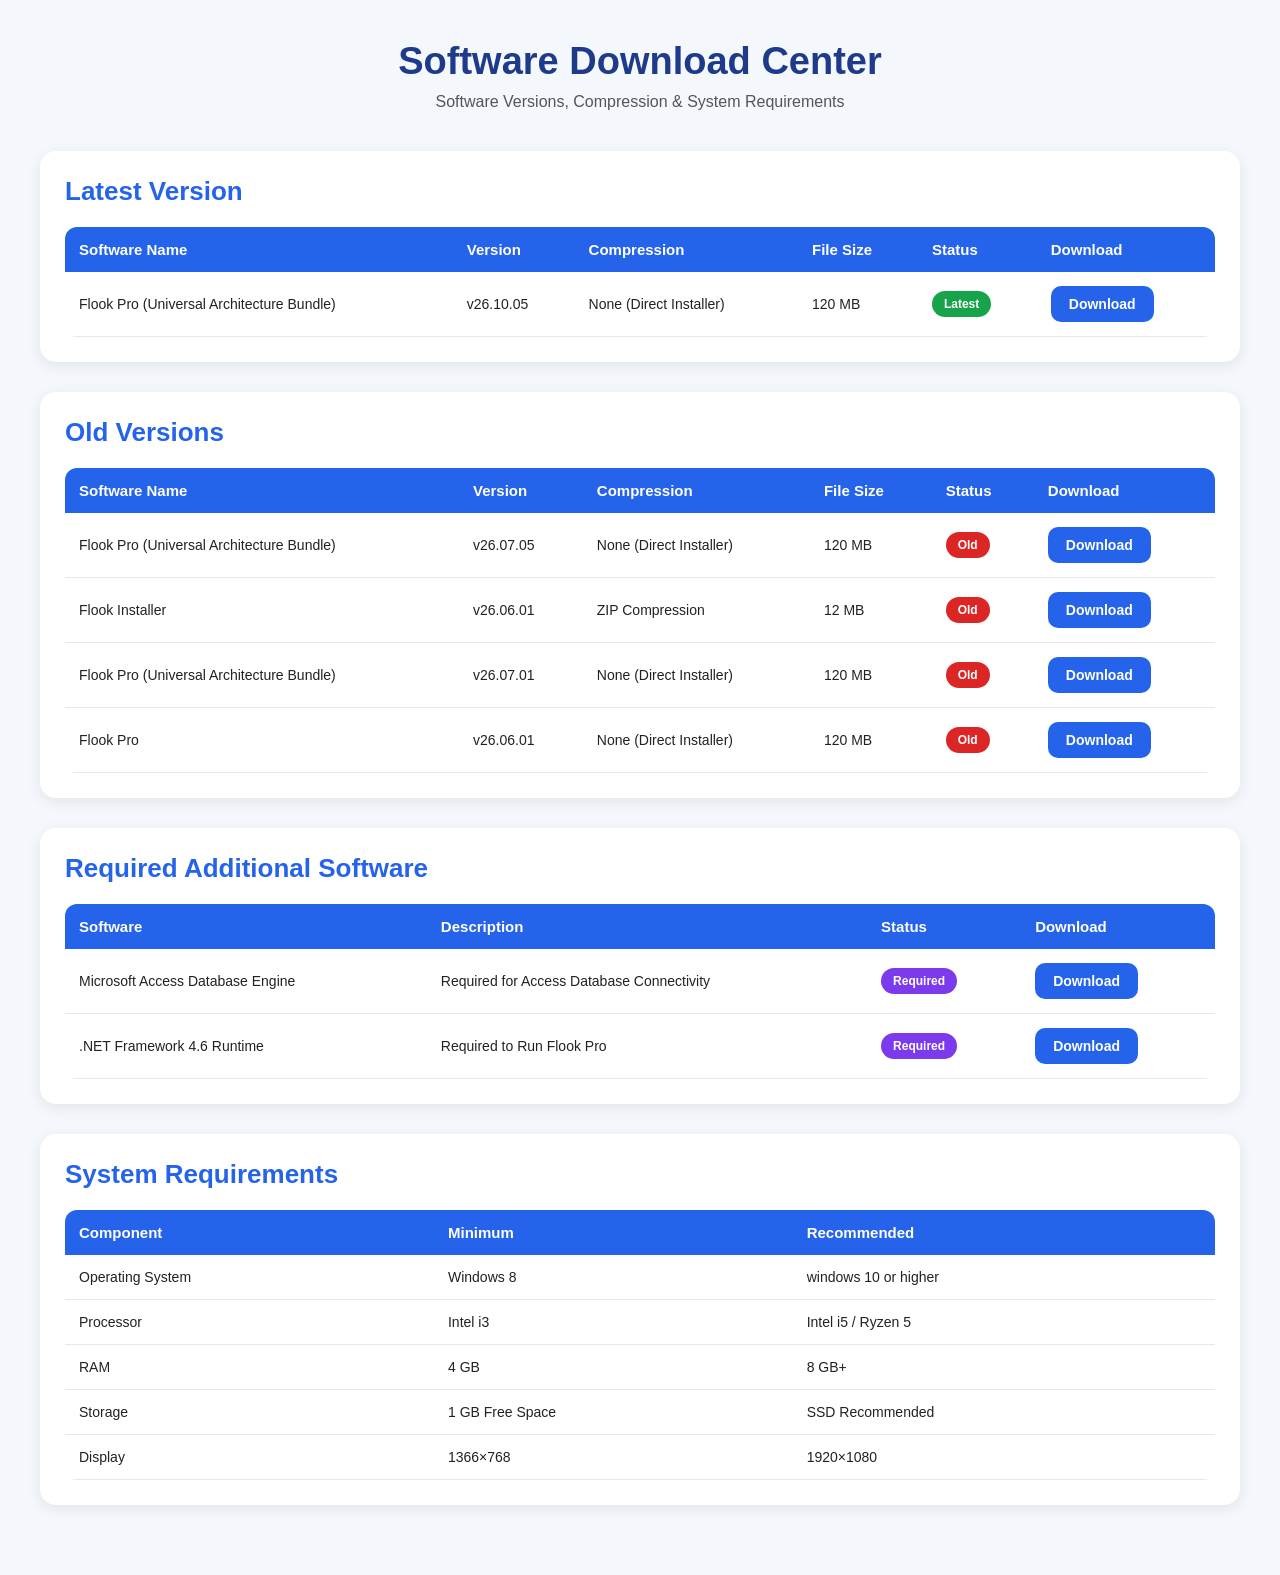
<file: Download-Center.html>
<!DOCTYPE html>
<html lang="en">
<head>
<meta charset="UTF-8" />
<meta name="viewport" content="width=device-width, initial-scale=1.0" />
<title>Software Download Center</title>

<style>
    *{
        margin:0;
        padding:0;
        box-sizing:border-box;
        font-family:"Segoe UI",sans-serif;
    }

    body{
        background:#f4f7fb;
        padding:40px;
        color:#222;
    }

    .container{
        max-width:1200px;
        margin:auto;
    }

    .header{
        text-align:center;
        margin-bottom:40px;
    }

    .header h1{
        font-size:38px;
        color:#1e3a8a;
        margin-bottom:10px;
    }

    .header p{
        color:#555;
        font-size:16px;
    }

    .card{
        background:white;
        border-radius:16px;
        padding:25px;
        margin-bottom:30px;
        box-shadow:0 4px 15px rgba(0,0,0,0.08);
    }

    .card h2{
        margin-bottom:20px;
        color:#2563eb;
        font-size:26px;
    }

    table{
        width:100%;
        border-collapse:collapse;
        overflow:hidden;
        border-radius:12px;
    }

    th{
        background:#2563eb;
        color:white;
        padding:14px;
        text-align:left;
        font-size:15px;
    }

    td{
        padding:14px;
        border-bottom:1px solid #e5e7eb;
        font-size:14px;
    }

    tr:hover{
        background:#f8fafc;
    }

    .badge{
        padding:6px 12px;
        border-radius:30px;
        font-size:12px;
        color:white;
        font-weight:600;
        display:inline-block;
    }

    .latest{
        background:#16a34a;
    }

    .old{
        background:#dc2626;
    }

    .required{
        background:#7c3aed;
    }

    .download-btn{
        background:#2563eb;
        color:white;
        padding:10px 18px;
        border:none;
        border-radius:10px;
        cursor:pointer;
        font-size:14px;
        font-weight:600;
        transition:0.3s;
        text-decoration:none;
        display:inline-block;
    }

    .download-btn:hover{
        background:#1d4ed8;
        transform:translateY(-2px);
    }

    /* ---- Modal Styling ---- */
    .modal-overlay {
        position: fixed;
        top: 0;
        left: 0;
        width: 100%;
        height: 100%;
        background: rgba(0, 0, 0, 0.4);
        display: flex;
        justify-content: center;
        align-items: center;
        opacity: 0;
        pointer-events: none;
        transition: opacity 0.2s ease;
        z-index: 999;
    }

    .modal-overlay.active {
        opacity: 1;
        pointer-events: auto;
    }

    .modal-box {
        background: white;
        padding: 25px;
        border-radius: 14px;
        box-shadow: 0 10px 25px rgba(0,0,0,0.15);
        text-align: center;
        max-width: 350px;
        width: 90%;
        transform: scale(0.9);
        transition: transform 0.2s ease;
    }

    .modal-overlay.active .modal-box {
        transform: scale(1);
    }

    .modal-box h3 {
        margin-bottom: 15px;
        color: #1e3a8a;
    }

    .bit-select {
        width: 100%;
        padding: 10px;
        border-radius: 8px;
        border: 1px solid #cbd5e1;
        font-size: 15px;
        margin-bottom: 20px;
        outline: none;
    }

    .modal-actions {
        display: flex;
        gap: 10px;
        justify-content: center;
    }

    .modal-btn {
        padding: 10px 20px;
        border: none;
        border-radius: 8px;
        cursor: pointer;
        font-weight: 600;
        font-size: 14px;
    }

    .confirm-btn {
        background: #16a34a;
        color: white;
    }

    .cancel-btn {
        background: #94a3b8;
        color: white;
    }

    @media(max-width:768px){
        body{
            padding:15px;
        }

        .header h1{
            font-size:28px;
        }

        table{
            display:block;
            overflow-x:auto;
        }
    }
</style>
</head>

<body>

<div class="container">

    <div class="header">
        <h1>Software Download Center</h1>
        <p>Software Versions, Compression & System Requirements</p>
    </div>

    <div class="card">
        <h2>Latest Version</h2>

        <table>
            <thead>
                <tr>
                    <th>Software Name</th>
                    <th>Version</th>
                    <th>Compression</th>
                    <th>File Size</th>
                    <th>Status</th>
                    <th>Download</th>
                </tr>
            </thead>

            <tbody>
                <tr>
                    <td>Flook Pro (Universal Architecture Bundle)</td>
                    <td>v26.10.05</td>
                    <td>None (Direct Installer)</td>
                    <td>120 MB</td>
                    <td><span class="badge latest">Latest</span></td>
                    <td>
                        <a href="https://github.com/mhbagarwa/mhbagarwa/releases/download/oct05/Flook.pro.Setup.v26.10.05.exe"
                           class="download-btn"
                           download>
                           Download
                        </a>
                    </td>
                </tr>
            </tbody>
        </table>
    </div>

    <div class="card">
        <h2>Old Versions</h2>

        <table>
            <thead>
                <tr>
                    <th>Software Name</th>
                    <th>Version</th>
                    <th>Compression</th>
                    <th>File Size</th>
                    <th>Status</th>
                    <th>Download</th>
                </tr>
            </thead>

            <tbody>


                 <tr>
                    <td>Flook Pro (Universal Architecture Bundle)</td>
                    <td>v26.07.05</td>
                    <td>None (Direct Installer)</td>
                    <td>120 MB</td>
                    <td><span class="badge old">Old</span></td>
                    <td>
                        <a href="https://github.com/mhbagarwa/mhbagarwa/releases/download/F5Jul2026/Flook.pro.Setup.v26.07.05.exe"
                           class="download-btn"
                           download>
                           Download
                        </a>
                    </td>
                </tr>

                <tr>
                    <td>Flook Installer</td>
                    <td>v26.06.01</td>
                    <td>ZIP Compression</td>
                    <td>12 MB</td>
                    <td><span class="badge old">Old</span></td>
                    <td>
                        <a href="https://drive.google.com/uc?export=download&id=1CwvOyfIvkybXZpqaRP0663yxuf3oWMKD"
                           class="download-btn"
                           download>
                           Download
                        </a>
                    </td>
                </tr>

                <!-- <tr>
                    <td>Flook Pro</td>
                    <td>v25.12.10</td>
                    <td>ZIP Compression</td>
                    <td>132 MB</td>
                    <td><span class="badge old">Old</span></td>
                    <td>
                        <a href="#" 
                           class="download-btn open-bit-modal"
                           data-url64="downloads/FlookPro_v25.12.10_x64.zip"
                           data-url32="downloads/FlookPro_v25.12.10_x32.zip">
                           Download
                        </a>
                    </td>
                </tr> -->
                <tr>
                    <td>Flook Pro (Universal Architecture Bundle)</td>
                    <td>v26.07.01</td>
                    <td>None (Direct Installer)</td>
                    <td>120 MB</td>
                    <td><span class="badge old">Old</span></td>
                    <td>
                        <a href="https://github.com/mhbagarwa/mhbagarwa/releases/download/fjuly2026/Flook.pro.Setup.v26.07.01.exe"
                           class="download-btn"
                           download>
                           Download
                        </a>
                    </td>
                </tr>

                <tr>
                    <td>Flook Pro</td>
                    <td>v26.06.01</td>
                    <td>None (Direct Installer)</td>
                    <td>120 MB</td>
                    <td><span class="badge old">Old</span></td>
                    <td>
                        <a href="#" 
                           class="download-btn open-bit-modal"
                          data-url64="https://github.com/mhbagarwa/mhbagarwa/releases/download/FJun26/Flook.pro.Setup.v26.06.01.exe"
                           data-url32="https://github.com/mhbagarwa/mhbagarwa/releases/download/FJun26/Flook.pro.Setup.v26.06.01.exe">
                           Download
                        </a>
                    </td>
                </tr>
            </tbody>
        </table>
    </div>

    <div class="card">
        <h2>Required Additional Software</h2>

        <table>
            <thead>
                <tr>
                    <th>Software</th>
                    <th>Description</th>
                    <th>Status</th>
                    <th>Download</th>
                </tr>
            </thead>

            <tbody>
                <tr>
                    <td>Microsoft Access Database Engine</td>
                    <td>Required for Access Database Connectivity</td>
                    <td><span class="badge required">Required</span></td>
                    <td>
                        <a href="#" 
                           class="download-btn open-bit-modal"
                           data-url64="downloads/AccessDatabaseEngine_x64.exe"
                           data-url32="downloads/AccessDatabaseEngine_x86.exe">
                           Download
                        </a>
                    </td>
                </tr>

                <tr>
                    <td>.NET Framework 4.6 Runtime</td>
                    <td>Required to Run Flook Pro</td>
                    <td><span class="badge required">Required</span></td>
                    <!-- <td>
                        <a href="#" 
                           class="download-btn open-bit-modal"
                           data-url64="downloads/dotnet-runtime-64.exe"
                           data-url32="downloads/dotnet-runtime-32.exe">
                           Download
                        </a>
                    </td> -->
                    <td>
                        <a href="downloads/NDP46-KB3045557-x86-x64-AllOS-ENU.exe"
                           class="download-btn"
                           download>
                           Download
                        </a>
                    </td>
                </tr>
            </tbody>
        </table>
    </div>

    <div class="card">
        <h2>System Requirements</h2>

        <table>
            <thead>
                <tr>
                    <th>Component</th>
                    <th>Minimum</th>
                    <th>Recommended</th>
                </tr>
            </thead>

            <tbody>
                <tr>
                    <td>Operating System</td>
                    <td>Windows 8</td>
                    <td>windows 10 or higher </td>
                </tr>
                <tr>
                    <td>Processor</td>
                    <td>Intel i3</td>
                    <td>Intel i5 / Ryzen 5</td>
                </tr>
                <tr>
                    <td>RAM</td>
                    <td>4 GB</td>
                    <td>8 GB+</td>
                </tr>
                <tr>
                    <td>Storage</td>
                    <td>1 GB Free Space</td>
                    <td>SSD Recommended</td>
                </tr>
                <tr>
                    <td>Display</td>
                    <td>1366×768</td>
                    <td>1920×1080</td>
                </tr>
            </tbody>
        </table>
    </div>

</div>

<div class="modal-overlay" id="bitModal">
    <div class="modal-box">
        <h3>Select Architecture</h3>
        <p style="color: #666; margin-bottom: 15px; font-size: 14px;">Please select system architecture version to continue download.</p>
        
        <select class="bit-select" id="bitSelection">
            <option value="64">64-bit Version</option>
            <option value="32">32-bit Version</option>
        </select>

        <div class="modal-actions">
            <button class="modal-btn cancel-btn" id="closeModal">Cancel</button>
            <button class="modal-btn confirm-btn" id="confirmDownload">Download</button>
        </div>
    </div>
</div>

<script>
    const modal = document.getElementById('bitModal');
    const bitSelection = document.getElementById('bitSelection');
    const confirmDownloadBtn = document.getElementById('confirmDownload');
    const closeModalBtn = document.getElementById('closeModal');
    
    // Objects to hold both URLs temporarily when user clicks a button
    let selectedLink64 = '';
    let selectedLink32 = '';

    // Catch clicks on all older/required download buttons
    document.querySelectorAll('.open-bit-modal').forEach(button => {
        button.addEventListener('click', function(e) {
            e.preventDefault(); // Stop default navigation
            
            // Extract the custom 64-bit and 32-bit URLs stored in this specific button
            selectedLink64 = this.getAttribute('data-url64');
            selectedLink32 = this.getAttribute('data-url32');
            
            // Open the dropdown popup
            modal.classList.add('active');
        });
    });

    // Handle the final download click inside the popup modal
    confirmDownloadBtn.addEventListener('click', function() {
        const choice = bitSelection.value;
        let finalDownloadUrl = (choice === '64') ? selectedLink64 : selectedLink32;

        // Execute the download using a temporary hidden element
        const temporaryLink = document.createElement('a');
        temporaryLink.href = finalDownloadUrl;
        temporaryLink.setAttribute('download', '');
        document.body.appendChild(temporaryLink);
        temporaryLink.click();
        document.body.removeChild(temporaryLink);

        // Hide the popup menu modal
        modal.classList.remove('active');
    });

    // Event handlers to dismiss/close the popup modal safely
    closeModalBtn.addEventListener('click', () => modal.classList.remove('active'));
    modal.addEventListener('click', (e) => { if(e.target === modal) modal.classList.remove('active'); });
</script>

</body>
</html>
</file>
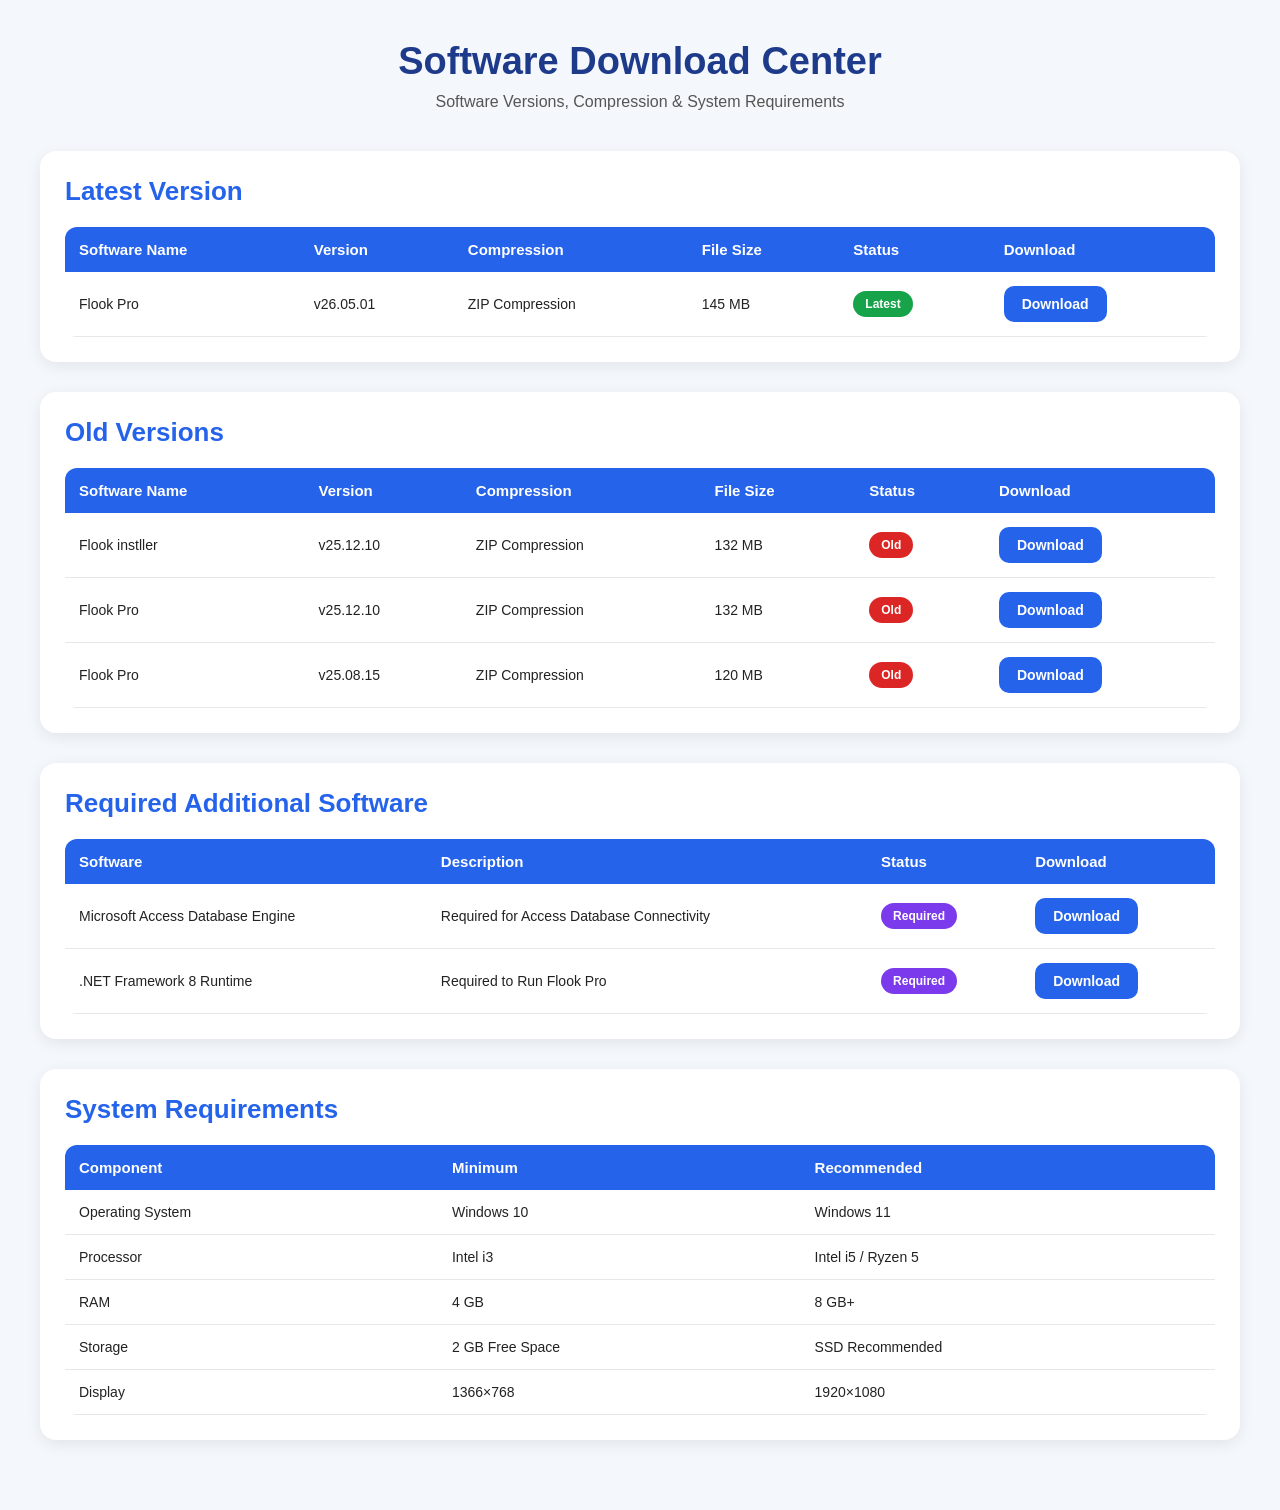
<file: Software Download Center.html>
<!DOCTYPE html>
<html lang="en">
<head>
<meta charset="UTF-8" />
<meta name="viewport" content="width=device-width, initial-scale=1.0" />
<title>Software Download Center</title>

<style>
    *{
        margin:0;
        padding:0;
        box-sizing:border-box;
        font-family:"Segoe UI",sans-serif;
    }

    body{
        background:#f4f7fb;
        padding:40px;
        color:#222;
    }

    .container{
        max-width:1200px;
        margin:auto;
    }

    .header{
        text-align:center;
        margin-bottom:40px;
    }

    .header h1{
        font-size:38px;
        color:#1e3a8a;
        margin-bottom:10px;
    }

    .header p{
        color:#555;
        font-size:16px;
    }

    .card{
        background:white;
        border-radius:16px;
        padding:25px;
        margin-bottom:30px;
        box-shadow:0 4px 15px rgba(0,0,0,0.08);
    }

    .card h2{
        margin-bottom:20px;
        color:#2563eb;
        font-size:26px;
    }

    table{
        width:100%;
        border-collapse:collapse;
        overflow:hidden;
        border-radius:12px;
    }

    th{
        background:#2563eb;
        color:white;
        padding:14px;
        text-align:left;
        font-size:15px;
    }

    td{
        padding:14px;
        border-bottom:1px solid #e5e7eb;
        font-size:14px;
    }

    tr:hover{
        background:#f8fafc;
    }

    .badge{
        padding:6px 12px;
        border-radius:30px;
        font-size:12px;
        color:white;
        font-weight:600;
        display:inline-block;
    }

    .latest{
        background:#16a34a;
    }

    .old{
        background:#dc2626;
    }

    .required{
        background:#7c3aed;
    }

    .download-btn{
        background:#2563eb;
        color:white;
        padding:10px 18px;
        border:none;
        border-radius:10px;
        cursor:pointer;
        font-size:14px;
        font-weight:600;
        transition:0.3s;
        text-decoration:none;
        display:inline-block;
    }

    .download-btn:hover{
        background:#1d4ed8;
        transform:translateY(-2px);
    }

    @media(max-width:768px){

        body{
            padding:15px;
        }

        .header h1{
            font-size:28px;
        }

        table{
            display:block;
            overflow-x:auto;
        }
    }
</style>
</head>

<body>

<div class="container">

    <div class="header">
        <h1>Software Download Center</h1>
        <p>Software Versions, Compression & System Requirements</p>
    </div>

    <!-- Latest Version -->
    <div class="card">
        <h2>Latest Version</h2>

        <table>
            <thead>
                <tr>
                    <th>Software Name</th>
                    <th>Version</th>
                    <th>Compression</th>
                    <th>File Size</th>
                    <th>Status</th>
                    <th>Download</th>
                </tr>
            </thead>

            <tbody>
                <tr>
                    <td>Flook Pro</td>
                    <td>v26.05.01</td>
                    <td>ZIP Compression</td>
                    <td>145 MB</td>
                    <td><span class="badge latest">Latest</span></td>
                    <td>
                        <a href="downloads/FlookPro_v26.05.01.zip"
                           class="download-btn"
                           download>
                           Download
                        </a>
                    </td>
                </tr>
            </tbody>
        </table>
    </div>

    <!-- Old Versions -->
    <div class="card">
        <h2>Old Versions</h2>

        <table>
            <thead>
                <tr>
                    <th>Software Name</th>
                    <th>Version</th>
                    <th>Compression</th>
                    <th>File Size</th>
                    <th>Status</th>
                    <th>Download</th>
                </tr>
            </thead>

            <tbody>
                <tr>
                    <td>Flook instller</td>
                    <td>v25.12.10</td>
                    <td>ZIP Compression</td>
                    <td>132 MB</td>
                    <td><span class="badge old">Old</span></td>
                    <td>
                        <a href="https://drive.google.com/uc?export=download&id=1CwvOyfIvkybXZpqaRP0663yxuf3oWMKD"
                           class="download-btn"
                           download>
                           Download
                        </a>
                    </td>
                </tr>

                <tr>
                    <td>Flook Pro</td>
                    <td>v25.12.10</td>
                    <td>ZIP Compression</td>
                    <td>132 MB</td>
                    <td><span class="badge old">Old</span></td>
                    <td>
                        <a href="downloads/FlookPro_v25.12.10.zip"
                           class="download-btn"
                           download>
                           Download
                        </a>
                    </td>
                </tr>

                <tr>
                    <td>Flook Pro</td>
                    <td>v25.08.15</td>
                    <td>ZIP Compression</td>
                    <td>120 MB</td>
                    <td><span class="badge old">Old</span></td>
                    <td>
                        <a href="downloads/FlookPro_v25.08.15.zip"
                           class="download-btn"
                           download>
                           Download
                        </a>
                    </td>
                </tr>
            </tbody>
        </table>
    </div>

    <!-- Additional Required Software -->
    <div class="card">
        <h2>Required Additional Software</h2>

        <table>
            <thead>
                <tr>
                    <th>Software</th>
                    <th>Description</th>
                    <th>Status</th>
                    <th>Download</th>
                </tr>
            </thead>

            <tbody>

                <tr>
                    <td>Microsoft Access Database Engine</td>
                    <td>Required for Access Database Connectivity</td>
                    <td><span class="badge required">Required</span></td>
                    <td>
                        <a href="downloads/AccessDatabaseEngine.exe"
                           class="download-btn"
                           download>
                           Download
                        </a>
                    </td>
                </tr>

                <tr>
                    <td>.NET Framework 8 Runtime</td>
                    <td>Required to Run Flook Pro</td>
                    <td><span class="badge required">Required</span></td>
                    <td>
                        <a href="downloads/dotnet-runtime.exe"
                           class="download-btn"
                           download>
                           Download
                        </a>
                    </td>
                </tr>

            </tbody>
        </table>
    </div>

    <!-- System Requirements -->
    <div class="card">
        <h2>System Requirements</h2>

        <table>
            <thead>
                <tr>
                    <th>Component</th>
                    <th>Minimum</th>
                    <th>Recommended</th>
                </tr>
            </thead>

            <tbody>

                <tr>
                    <td>Operating System</td>
                    <td>Windows 10</td>
                    <td>Windows 11</td>
                </tr>

                <tr>
                    <td>Processor</td>
                    <td>Intel i3</td>
                    <td>Intel i5 / Ryzen 5</td>
                </tr>

                <tr>
                    <td>RAM</td>
                    <td>4 GB</td>
                    <td>8 GB+</td>
                </tr>

                <tr>
                    <td>Storage</td>
                    <td>2 GB Free Space</td>
                    <td>SSD Recommended</td>
                </tr>

                <tr>
                    <td>Display</td>
                    <td>1366×768</td>
                    <td>1920×1080</td>
                </tr>

            </tbody>
        </table>
    </div>

</div>

</body>
</html>
</file>
